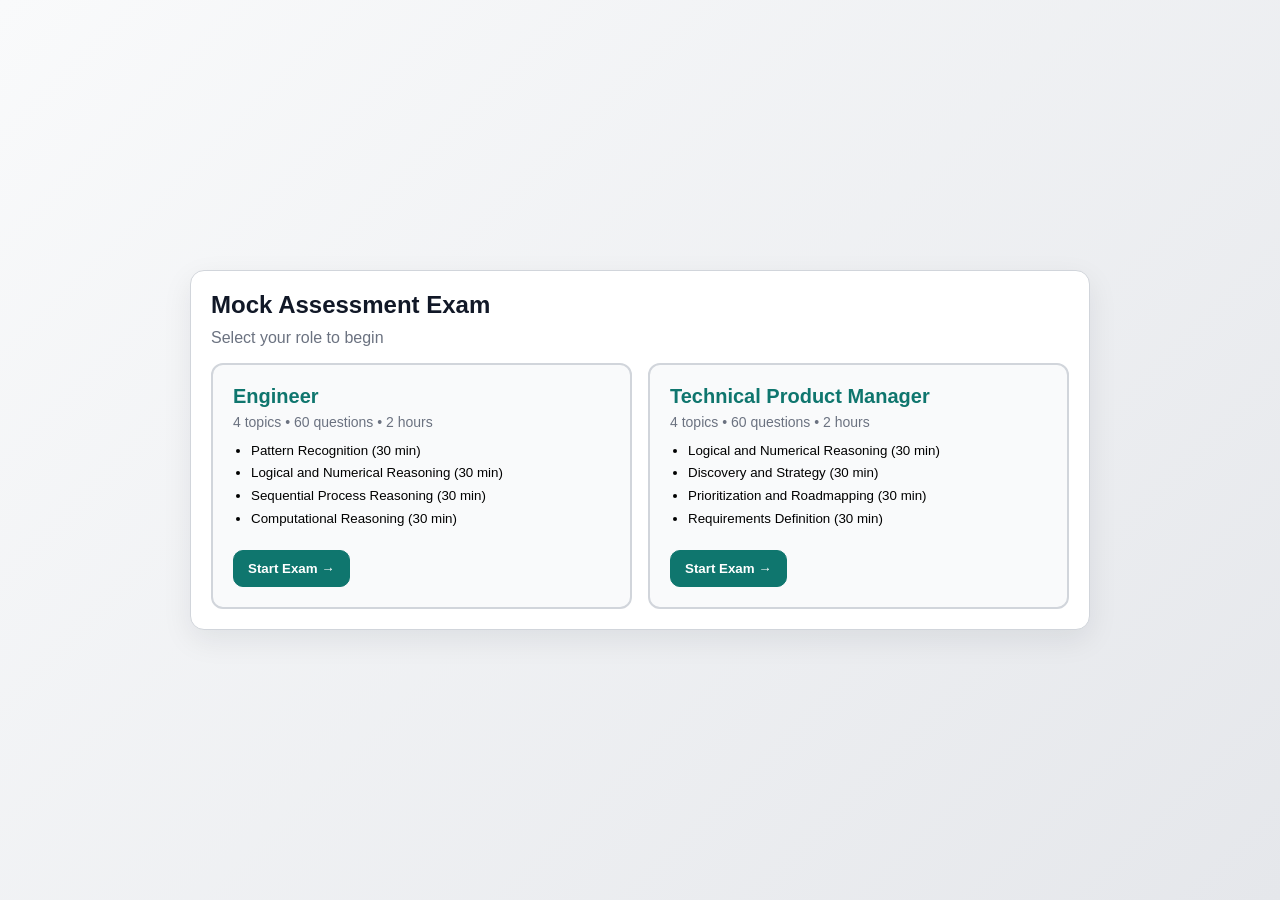
<file: index.html>
<!doctype html>
<html lang="en">
<head>
  <meta charset="UTF-8" />
  <meta name="viewport" content="width=device-width, initial-scale=1.0" />
  <title>Mock Assessment Exam</title>
  <link rel="stylesheet" href="styles.css" />
</head>
<body>
  <main class="app-shell">
    <section id="role-select-screen" class="card">
      <h1>Mock Assessment Exam</h1>
      <p class="subtitle">Select your role to begin</p>
      <div class="role-tiles">
        <button class="role-tile" id="engineer-tile">
          <h2>Engineer</h2>
          <p class="tile-meta">4 topics &bull; 60 questions &bull; 2 hours</p>
          <ul class="meta-list">
            <li>Pattern Recognition (30 min)</li>
            <li>Logical and Numerical Reasoning (30 min)</li>
            <li>Sequential Process Reasoning (30 min)</li>
            <li>Computational Reasoning (30 min)</li>
          </ul>
          <span class="btn primary tile-btn">Start Exam &rarr;</span>
        </button>
        <button class="role-tile" id="tpm-tile">
          <h2>Technical Product Manager</h2>
          <p class="tile-meta">4 topics &bull; 60 questions &bull; 2 hours</p>
          <ul class="meta-list">
            <li>Logical and Numerical Reasoning (30 min)</li>
            <li>Discovery and Strategy (30 min)</li>
            <li>Prioritization and Roadmapping (30 min)</li>
            <li>Requirements Definition (30 min)</li>
          </ul>
          <span class="btn primary tile-btn">Start Exam &rarr;</span>
        </button>
      </div>
    </section>

    <section id="exam-screen" class="card hidden">
      <header class="exam-header">
        <div>
          <h2 id="topic-title"></h2>
          <p id="question-counter" class="muted"></p>
        </div>
        <div class="timers">
          <div class="timer-chip">
            <span class="label">Topic</span>
            <span id="topic-timer">30:00</span>
          </div>
          <div class="timer-chip total">
            <span class="label">Total</span>
            <span id="total-timer">120:00</span>
          </div>
        </div>
      </header>

      <div class="progress-wrap">
        <div id="progress-bar" class="progress-bar"></div>
      </div>

      <article>
        <h3 id="question-text" class="question"></h3>
        <div id="options" class="options"></div>
      </article>

      <div id="feedback" class="feedback hidden"></div>

      <footer class="actions">
        <button id="next-btn" class="btn" disabled>Next</button>
      </footer>
    </section>

    <section id="topic-result-screen" class="card hidden"></section>
    <section id="final-result-screen" class="card hidden"></section>
  </main>

  <script src="script.js"></script>
</body>
</html>
</file>
<file: styles.css>
:root {
  --bg: linear-gradient(135deg, #f9fafb, #e5e7eb);
  --card: #ffffff;
  --text: #111827;
  --muted: #6b7280;
  --primary: #0f766e;
  --primary-dark: #115e59;
  --correct: #166534;
  --wrong: #b91c1c;
  --border: #d1d5db;
}

* {
  box-sizing: border-box;
}

body {
  margin: 0;
  min-height: 100vh;
  font-family: "Segoe UI", Tahoma, Geneva, Verdana, sans-serif;
  color: var(--text);
  background: var(--bg);
  display: flex;
  align-items: center;
  justify-content: center;
  padding: 16px;
}

.app-shell {
  width: 100%;
  max-width: 900px;
}

.card {
  background: var(--card);
  border: 1px solid var(--border);
  border-radius: 14px;
  padding: 20px;
  box-shadow: 0 10px 30px rgba(17, 24, 39, 0.08);
}

.hidden {
  display: none;
}

h1,
h2,
h3 {
  margin: 0 0 10px;
}

.subtitle {
  margin: 0 0 16px;
  color: var(--muted);
}

.meta-list {
  margin: 0 0 20px;
  padding-left: 18px;
  line-height: 1.7;
}

.exam-header {
  display: flex;
  justify-content: space-between;
  gap: 12px;
  align-items: flex-start;
}

.muted {
  color: var(--muted);
  margin: 0;
}

.timers {
  display: flex;
  gap: 8px;
}

.timer-chip {
  border: 1px solid var(--border);
  border-radius: 10px;
  padding: 8px 12px;
  display: grid;
  line-height: 1.2;
  min-width: 88px;
  text-align: center;
}

.timer-chip .label {
  font-size: 12px;
  color: var(--muted);
}

.timer-chip.total {
  border-color: #9ca3af;
}

.progress-wrap {
  margin: 14px 0 16px;
  width: 100%;
  height: 8px;
  background: #e5e7eb;
  border-radius: 999px;
  overflow: hidden;
}

.progress-bar {
  height: 100%;
  width: 0;
  background: var(--primary);
  transition: width 0.2s ease;
}

.question {
  line-height: 1.5;
  margin-bottom: 14px;
}

.options {
  display: grid;
  gap: 10px;
}

.option-btn {
  border: 1px solid var(--border);
  background: #f9fafb;
  border-radius: 10px;
  padding: 12px;
  text-align: left;
  cursor: pointer;
  transition: transform 0.08s ease, border-color 0.15s ease;
}

.option-btn:hover {
  transform: translateY(-1px);
  border-color: #9ca3af;
}

.option-btn.correct {
  border-color: #86efac;
  background: #f0fdf4;
  color: var(--correct);
}

.option-btn.wrong {
  border-color: #fca5a5;
  background: #fef2f2;
  color: var(--wrong);
}

.feedback {
  margin-top: 14px;
  border-radius: 10px;
  padding: 12px;
  background: #f3f4f6;
  border: 1px solid var(--border);
  line-height: 1.5;
}

.feedback.ok {
  background: #f0fdf4;
  border-color: #86efac;
}

.feedback.bad {
  background: #fef2f2;
  border-color: #fca5a5;
}

.actions {
  margin-top: 16px;
  display: flex;
  justify-content: flex-end;
}

.btn {
  border: 1px solid var(--border);
  background: #ffffff;
  color: var(--text);
  border-radius: 10px;
  padding: 10px 14px;
  cursor: pointer;
  font-weight: 600;
}

.btn.primary {
  background: var(--primary);
  border-color: var(--primary);
  color: #ffffff;
}

.btn.primary:hover {
  background: var(--primary-dark);
}

.btn:disabled {
  opacity: 0.5;
  cursor: not-allowed;
}

.result-grid {
  display: grid;
  gap: 8px;
  margin: 14px 0;
}

.result-row {
  display: flex;
  justify-content: space-between;
  border: 1px solid var(--border);
  border-radius: 10px;
  padding: 10px;
  background: #f9fafb;
}

/* Role selection tiles */
.role-tiles {
  display: grid;
  grid-template-columns: 1fr 1fr;
  gap: 16px;
  margin-top: 8px;
}

.role-tile {
  border: 2px solid var(--border);
  background: #f9fafb;
  border-radius: 12px;
  padding: 20px;
  text-align: left;
  cursor: pointer;
  transition: border-color 0.15s ease, transform 0.1s ease, box-shadow 0.15s ease;
  display: flex;
  flex-direction: column;
}

.role-tile:hover {
  border-color: var(--primary);
  transform: translateY(-2px);
  box-shadow: 0 6px 20px rgba(15, 118, 110, 0.12);
}

.role-tile h2 {
  margin: 0 0 6px;
  color: var(--primary);
}

.tile-meta {
  color: var(--muted);
  font-size: 14px;
  margin: 0 0 10px;
}

.tile-btn {
  align-self: flex-start;
  margin-top: auto;
  padding-top: 10px;
  pointer-events: none;
}

@media (max-width: 700px) {
  .card {
    padding: 16px;
  }

  .role-tiles {
    grid-template-columns: 1fr;
  }

  .exam-header {
    flex-direction: column;
  }

  .timers {
    width: 100%;
  }

  .timer-chip {
    flex: 1;
  }
}
</file>
